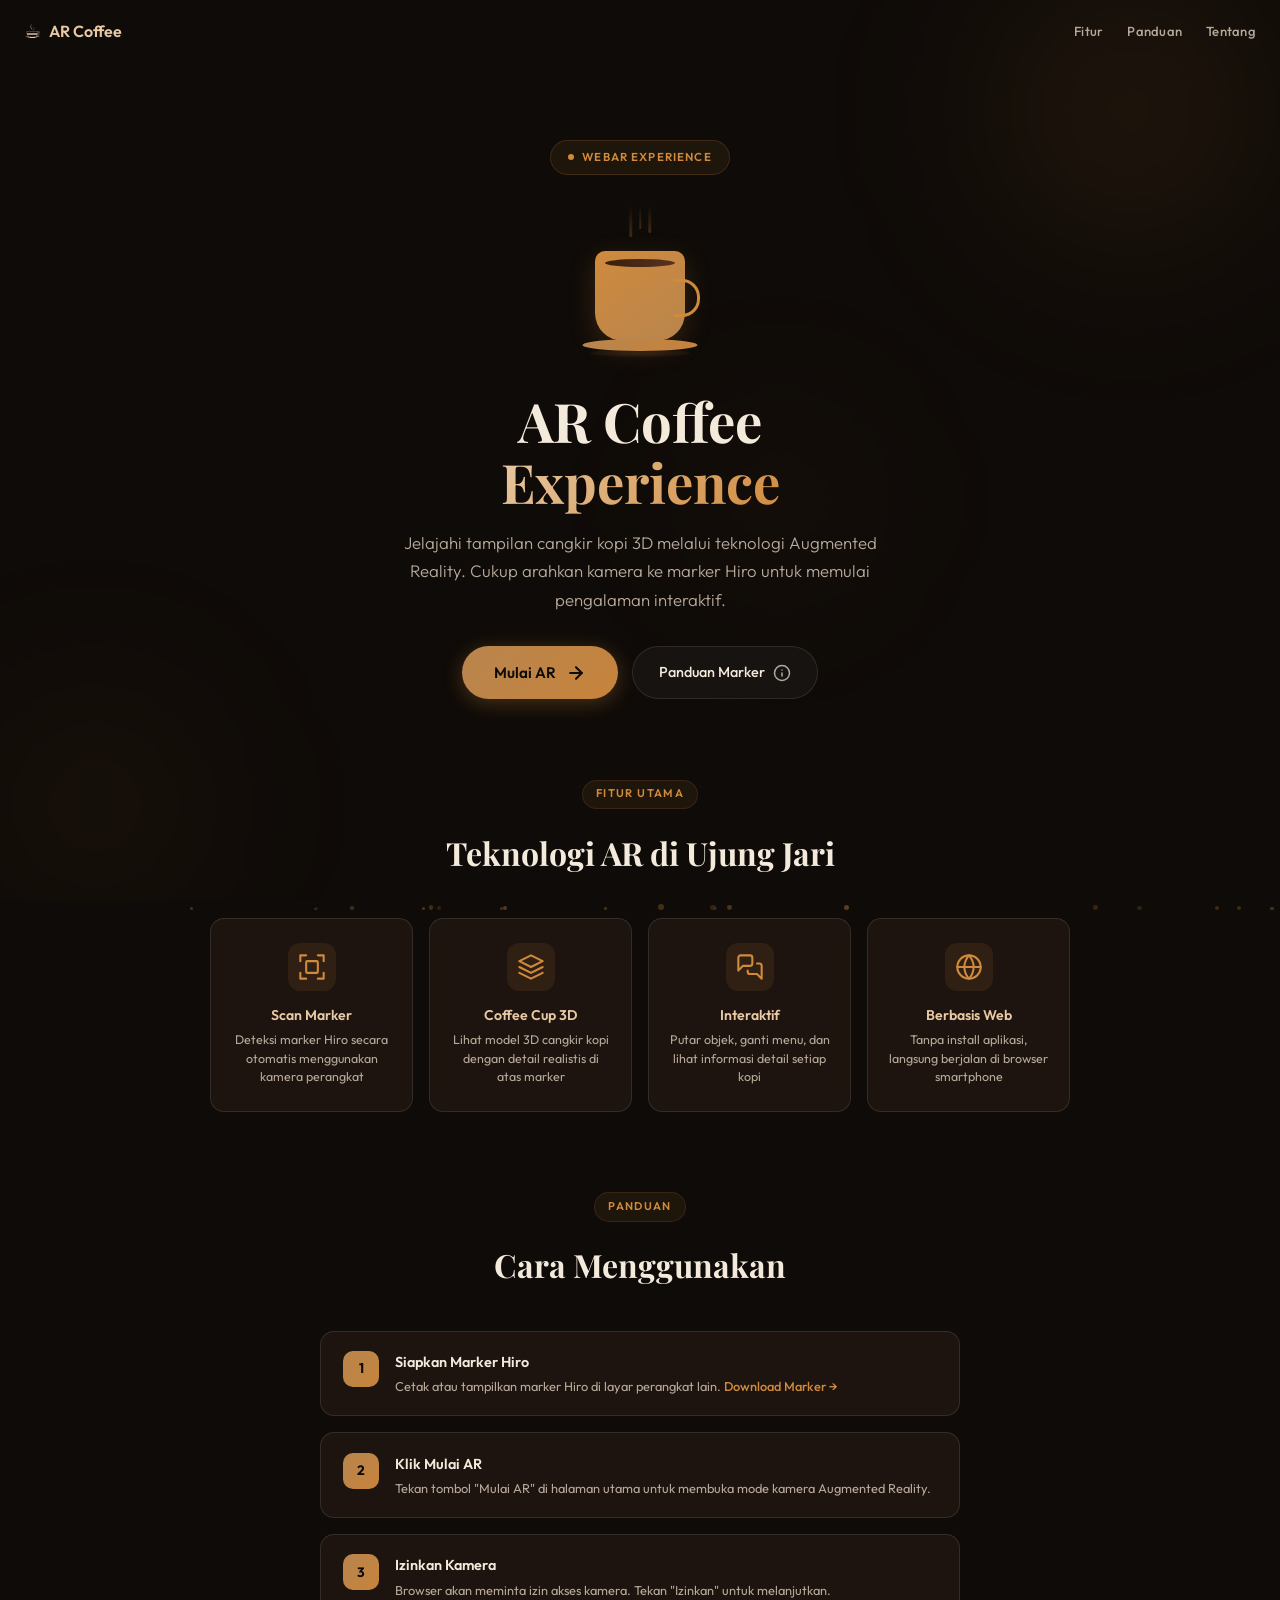
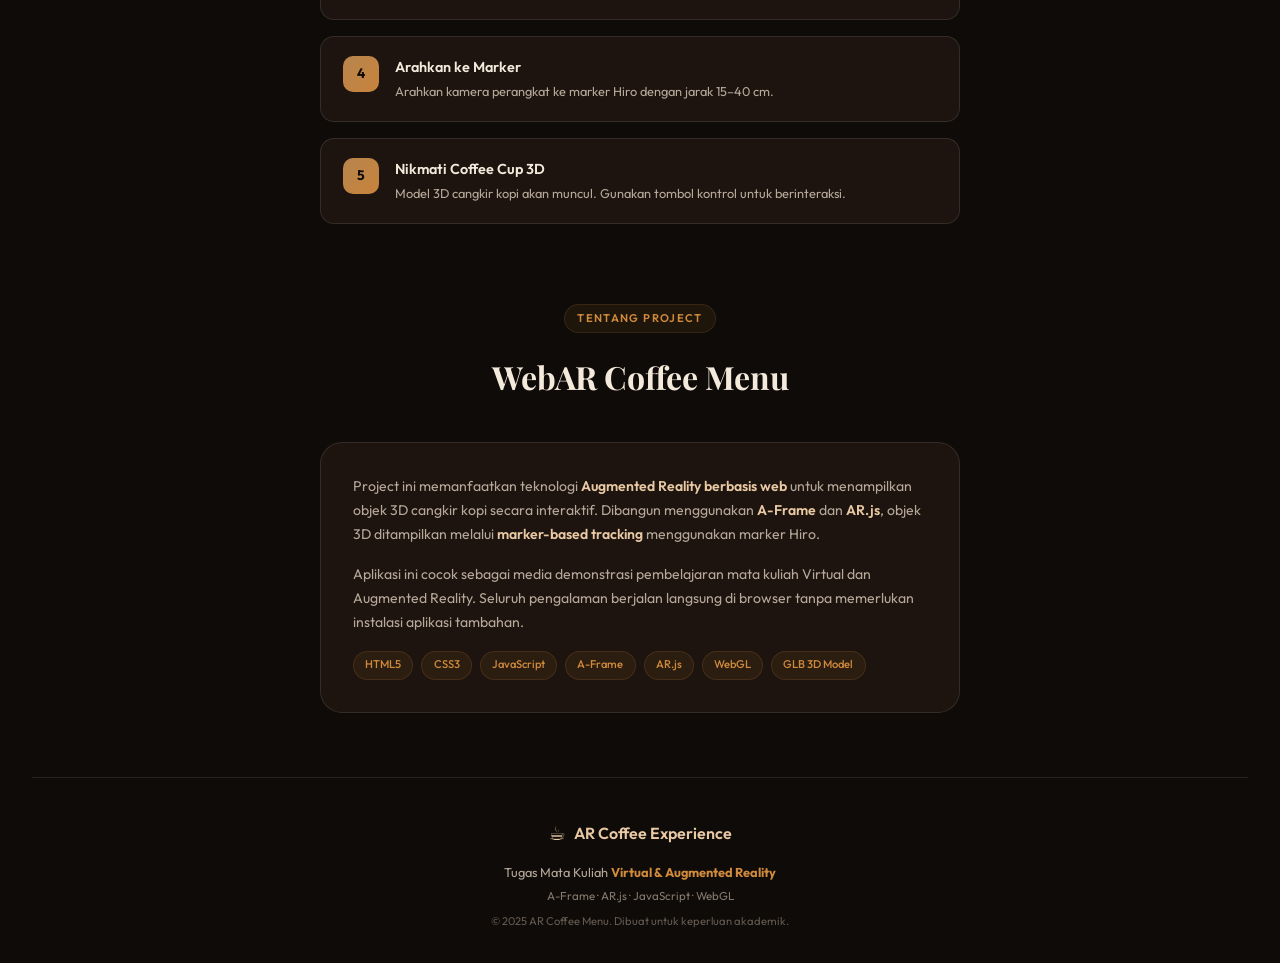
<file: index.html>
<!DOCTYPE html>
<html lang="id">
<head>
  <meta charset="UTF-8" />
  <meta name="viewport" content="width=device-width, initial-scale=1.0, viewport-fit=cover" />
  <title>AR Coffee Experience — Visualisasi Menu Kopi 3D</title>
  <meta name="description" content="Aplikasi WebAR untuk memvisualisasikan menu kopi dalam bentuk objek 3D menggunakan A-Frame dan AR.js. Arahkan kamera ke marker untuk melihat menu kopi secara interaktif." />
  <link rel="stylesheet" href="style.css" />
  <link rel="icon" href="data:image/svg+xml,<svg xmlns='http://www.w3.org/2000/svg' viewBox='0 0 100 100'><text y='.9em' font-size='90'>☕</text></svg>" />
</head>
<body>

  <!-- Ambient Background -->
  <div class="ambient-bg" aria-hidden="true">
    <div class="ambient-orb ambient-orb--1"></div>
    <div class="ambient-orb ambient-orb--2"></div>
    <div class="ambient-orb ambient-orb--3"></div>
  </div>

  <!-- Floating Particles -->
  <div class="particles" id="particles" aria-hidden="true"></div>

  <!-- Landing Container -->
  <main class="landing-container" id="landing-page">

    <!-- Navigation Bar -->
    <nav class="nav-bar" id="nav-bar">
      <div class="nav-brand">
        <span class="nav-icon">☕</span>
        <span class="nav-name">AR Coffee</span>
      </div>
      <div class="nav-links">
        <a href="#features" class="nav-link">Fitur</a>
        <a href="#how-to" class="nav-link">Panduan</a>
        <a href="#about" class="nav-link">Tentang</a>
      </div>
    </nav>

    <!-- Hero Section -->
    <section class="hero-section" id="hero">
      <!-- Brand Badge -->
      <div class="brand-badge">
        <span class="badge-dot"></span>
        <span>WebAR Experience</span>
      </div>

      <!-- Coffee Illustration -->
      <div class="coffee-illustration" aria-hidden="true">
        <div class="cup-steam">
          <div class="steam-line"></div>
          <div class="steam-line"></div>
          <div class="steam-line"></div>
        </div>
        <div class="cup-body">
          <div class="cup-liquid"></div>
        </div>
        <div class="cup-handle"></div>
        <div class="cup-saucer"></div>
        <div class="cup-shadow"></div>
      </div>

      <h1 class="hero-title">AR Coffee<br/><span class="hero-title-accent">Experience</span></h1>
      <p class="hero-subtitle">
        Jelajahi tampilan cangkir kopi 3D melalui teknologi Augmented Reality.
        Cukup arahkan kamera ke marker Hiro untuk memulai pengalaman interaktif.
      </p>

      <!-- CTA Buttons -->
      <div class="hero-actions">
        <a href="ar.html" class="btn-primary" id="btn-start-ar">
          <span class="btn-pulse"></span>
          <span class="btn-text">Mulai AR</span>
          <span class="btn-icon">
            <svg width="20" height="20" viewBox="0 0 24 24" fill="none" stroke="currentColor" stroke-width="2.5" stroke-linecap="round" stroke-linejoin="round"><path d="M5 12h14"/><path d="m12 5 7 7-7 7"/></svg>
          </span>
        </a>
        <a href="#how-to" class="btn-secondary" id="btn-marker-guide">
          <span class="btn-text">Panduan Marker</span>
          <span class="btn-icon">
            <svg width="18" height="18" viewBox="0 0 24 24" fill="none" stroke="currentColor" stroke-width="2" stroke-linecap="round" stroke-linejoin="round"><circle cx="12" cy="12" r="10"/><path d="M12 16v-4"/><path d="M12 8h.01"/></svg>
          </span>
        </a>
      </div>
    </section>

    <!-- Feature Cards -->
    <section class="features-section" id="features">
      <div class="section-header">
        <span class="section-tag">Fitur Utama</span>
        <h2 class="section-title">Teknologi AR di Ujung Jari</h2>
      </div>
      <div class="features-grid">
        <div class="feature-card" id="feature-scan">
          <div class="card-icon-wrap">
            <svg class="card-svg-icon" width="28" height="28" viewBox="0 0 24 24" fill="none" stroke="currentColor" stroke-width="1.8" stroke-linecap="round" stroke-linejoin="round"><path d="M7 2H2v5"/><path d="M17 2h5v5"/><path d="M7 22H2v-5"/><path d="M17 22h5v-5"/><rect x="7" y="7" width="10" height="10" rx="1"/></svg>
          </div>
          <div class="card-title">Scan Marker</div>
          <div class="card-desc">Deteksi marker Hiro secara otomatis menggunakan kamera perangkat</div>
        </div>
        <div class="feature-card" id="feature-3d">
          <div class="card-icon-wrap">
            <svg class="card-svg-icon" width="28" height="28" viewBox="0 0 24 24" fill="none" stroke="currentColor" stroke-width="1.8" stroke-linecap="round" stroke-linejoin="round"><path d="M12 2L2 7l10 5 10-5-10-5z"/><path d="M2 17l10 5 10-5"/><path d="M2 12l10 5 10-5"/></svg>
          </div>
          <div class="card-title">Coffee Cup 3D</div>
          <div class="card-desc">Lihat model 3D cangkir kopi dengan detail realistis di atas marker</div>
        </div>
        <div class="feature-card" id="feature-interactive">
          <div class="card-icon-wrap">
            <svg class="card-svg-icon" width="28" height="28" viewBox="0 0 24 24" fill="none" stroke="currentColor" stroke-width="1.8" stroke-linecap="round" stroke-linejoin="round"><path d="M14 9a2 2 0 0 1-2 2H6l-4 4V4c0-1.1.9-2 2-2h8a2 2 0 0 1 2 2v5z"/><path d="M18 9h2a2 2 0 0 1 2 2v11l-4-4h-6a2 2 0 0 1-2-2v-1"/></svg>
          </div>
          <div class="card-title">Interaktif</div>
          <div class="card-desc">Putar objek, ganti menu, dan lihat informasi detail setiap kopi</div>
        </div>
        <div class="feature-card" id="feature-web">
          <div class="card-icon-wrap">
            <svg class="card-svg-icon" width="28" height="28" viewBox="0 0 24 24" fill="none" stroke="currentColor" stroke-width="1.8" stroke-linecap="round" stroke-linejoin="round"><circle cx="12" cy="12" r="10"/><path d="M2 12h20"/><path d="M12 2a15.3 15.3 0 0 1 4 10 15.3 15.3 0 0 1-4 10 15.3 15.3 0 0 1-4-10 15.3 15.3 0 0 1 4-10z"/></svg>
          </div>
          <div class="card-title">Berbasis Web</div>
          <div class="card-desc">Tanpa install aplikasi, langsung berjalan di browser smartphone</div>
        </div>
      </div>
    </section>

    <!-- How To Use Section -->
    <section class="howto-section" id="how-to">
      <div class="section-header">
        <span class="section-tag">Panduan</span>
        <h2 class="section-title">Cara Menggunakan</h2>
      </div>
      <div class="steps-container">
        <div class="step-card">
          <div class="step-number">1</div>
          <div class="step-content">
            <div class="step-title">Siapkan Marker Hiro</div>
            <div class="step-desc">Cetak atau tampilkan marker Hiro di layar perangkat lain. <a href="https://raw.githubusercontent.com/AR-js-org/AR.js/master/data/images/hiro.png" target="_blank" rel="noopener" class="step-link">Download Marker →</a></div>
          </div>
        </div>
        <div class="step-card">
          <div class="step-number">2</div>
          <div class="step-content">
            <div class="step-title">Klik Mulai AR</div>
            <div class="step-desc">Tekan tombol "Mulai AR" di halaman utama untuk membuka mode kamera Augmented Reality.</div>
          </div>
        </div>
        <div class="step-card">
          <div class="step-number">3</div>
          <div class="step-content">
            <div class="step-title">Izinkan Kamera</div>
            <div class="step-desc">Browser akan meminta izin akses kamera. Tekan "Izinkan" untuk melanjutkan.</div>
          </div>
        </div>
        <div class="step-card">
          <div class="step-number">4</div>
          <div class="step-content">
            <div class="step-title">Arahkan ke Marker</div>
            <div class="step-desc">Arahkan kamera perangkat ke marker Hiro dengan jarak 15–40 cm.</div>
          </div>
        </div>
        <div class="step-card">
          <div class="step-number">5</div>
          <div class="step-content">
            <div class="step-title">Nikmati Coffee Cup 3D</div>
            <div class="step-desc">Model 3D cangkir kopi akan muncul. Gunakan tombol kontrol untuk berinteraksi.</div>
          </div>
        </div>
      </div>
    </section>

    <!-- About Project Section -->
    <section class="about-section" id="about">
      <div class="section-header">
        <span class="section-tag">Tentang Project</span>
        <h2 class="section-title">WebAR Coffee Menu</h2>
      </div>
      <div class="about-content">
        <div class="about-card">
          <p class="about-text">
            Project ini memanfaatkan teknologi <strong>Augmented Reality berbasis web</strong> untuk menampilkan
            objek 3D cangkir kopi secara interaktif. Dibangun menggunakan <strong>A-Frame</strong> dan <strong>AR.js</strong>,
            objek 3D ditampilkan melalui <strong>marker-based tracking</strong> menggunakan marker Hiro.
          </p>
          <p class="about-text">
            Aplikasi ini cocok sebagai media demonstrasi pembelajaran mata kuliah
            Virtual dan Augmented Reality. Seluruh pengalaman berjalan langsung di browser
            tanpa memerlukan instalasi aplikasi tambahan.
          </p>
          <div class="tech-stack">
            <span class="tech-tag">HTML5</span>
            <span class="tech-tag">CSS3</span>
            <span class="tech-tag">JavaScript</span>
            <span class="tech-tag">A-Frame</span>
            <span class="tech-tag">AR.js</span>
            <span class="tech-tag">WebGL</span>
            <span class="tech-tag">GLB 3D Model</span>
          </div>
        </div>
      </div>
    </section>

    <!-- Footer -->
    <footer class="landing-footer" id="footer">
      <div class="footer-content">
        <div class="footer-brand">
          <span class="footer-icon">☕</span>
          <span class="footer-name">AR Coffee Experience</span>
        </div>
        <div class="footer-info">
          <p>Tugas Mata Kuliah <strong>Virtual & Augmented Reality</strong></p>
          <p class="footer-tech">A-Frame · AR.js · JavaScript · WebGL</p>
        </div>
        <div class="footer-copy">
          <p>&copy; 2025 AR Coffee Menu. Dibuat untuk keperluan akademik.</p>
        </div>
      </div>
    </footer>

  </main>

  <!-- Landing Page Script -->
  <script>
    // Floating particles
    (function createParticles() {
      const container = document.getElementById('particles');
      if (!container) return;
      const count = 20;
      for (let i = 0; i < count; i++) {
        const p = document.createElement('div');
        p.className = 'particle';
        p.style.left = Math.random() * 100 + '%';
        p.style.animationDelay = Math.random() * 15 + 's';
        p.style.animationDuration = (12 + Math.random() * 18) + 's';
        p.style.width = p.style.height = (2 + Math.random() * 4) + 'px';
        p.style.opacity = (0.15 + Math.random() * 0.25).toString();
        container.appendChild(p);
      }
    })();

    // Smooth scroll for nav links
    document.querySelectorAll('a[href^="#"]').forEach(function(anchor) {
      anchor.addEventListener('click', function(e) {
        var target = document.querySelector(this.getAttribute('href'));
        if (target) {
          e.preventDefault();
          target.scrollIntoView({ behavior: 'smooth', block: 'start' });
        }
      });
    });

    // Intersection Observer for scroll animations
    (function initScrollAnimations() {
      var observer = new IntersectionObserver(function(entries) {
        entries.forEach(function(entry) {
          if (entry.isIntersecting) {
            entry.target.classList.add('visible');
          }
        });
      }, { threshold: 0.1, rootMargin: '0px 0px -40px 0px' });

      document.querySelectorAll('.feature-card, .step-card, .about-card, .section-header').forEach(function(el) {
        el.classList.add('scroll-reveal');
        observer.observe(el);
      });
    })();

    // Nav bar scroll effect
    (function initNavScroll() {
      var nav = document.getElementById('nav-bar');
      if (!nav) return;
      window.addEventListener('scroll', function() {
        if (window.scrollY > 60) {
          nav.classList.add('scrolled');
        } else {
          nav.classList.remove('scrolled');
        }
      }, { passive: true });
    })();
  </script>

</body>
</html>
</file>
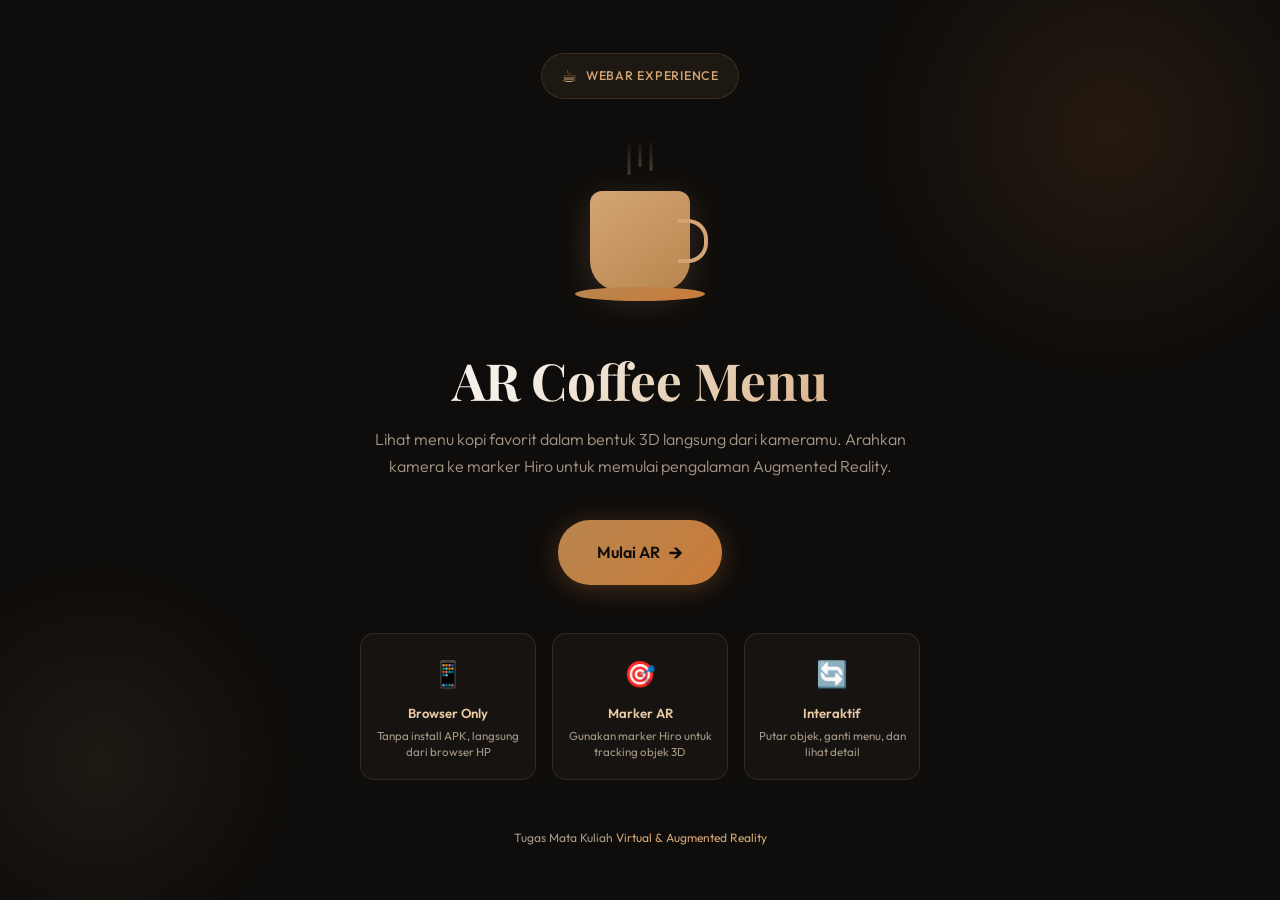
<file: ar-coffee-menu/index.html>
<!DOCTYPE html>
<html lang="id">
<head>
  <meta charset="UTF-8" />
  <meta name="viewport" content="width=device-width, initial-scale=1.0" />
  <title>AR Coffee Menu — Visualisasi Menu Kopi 3D</title>
  <meta name="description" content="Aplikasi WebAR untuk memvisualisasikan menu kopi dalam bentuk objek 3D menggunakan A-Frame dan AR.js. Arahkan kamera ke marker untuk melihat menu kopi secara interaktif." />
  <link rel="stylesheet" href="style.css" />
  <link rel="icon" href="data:image/svg+xml,<svg xmlns='http://www.w3.org/2000/svg' viewBox='0 0 100 100'><text y='.9em' font-size='90'>☕</text></svg>" />
</head>
<body>

  <!-- Ambient Background -->
  <div class="ambient-bg"></div>

  <!-- Landing Container -->
  <main class="landing-container" id="landing-page">

    <!-- Brand Badge -->
    <div class="brand-badge">
      <span class="badge-icon">☕</span>
      <span>WebAR Experience</span>
    </div>

    <!-- Coffee Cup Illustration -->
    <div class="coffee-illustration" aria-hidden="true">
      <div class="cup-steam">
        <div class="steam-line"></div>
        <div class="steam-line"></div>
        <div class="steam-line"></div>
      </div>
      <div class="cup-body"></div>
      <div class="cup-handle"></div>
      <div class="cup-saucer"></div>
    </div>

    <!-- Hero Section -->
    <section class="hero-section">
      <h1 class="hero-title">AR Coffee Menu</h1>
      <p class="hero-subtitle">
        Lihat menu kopi favorit dalam bentuk 3D langsung dari kameramu.
        Arahkan kamera ke marker Hiro untuk memulai pengalaman Augmented Reality.
      </p>

      <!-- Start AR Button -->
      <a href="ar.html" class="btn-primary" id="btn-start-ar">
        <span>Mulai AR</span>
        <span class="btn-icon">→</span>
      </a>
    </section>

    <!-- Feature Cards -->
    <div class="features-grid">
      <div class="feature-card">
        <div class="card-icon">📱</div>
        <div class="card-title">Browser Only</div>
        <div class="card-desc">Tanpa install APK, langsung dari browser HP</div>
      </div>
      <div class="feature-card">
        <div class="card-icon">🎯</div>
        <div class="card-title">Marker AR</div>
        <div class="card-desc">Gunakan marker Hiro untuk tracking objek 3D</div>
      </div>
      <div class="feature-card">
        <div class="card-icon">🔄</div>
        <div class="card-title">Interaktif</div>
        <div class="card-desc">Putar objek, ganti menu, dan lihat detail</div>
      </div>
    </div>

    <!-- Footer -->
    <footer class="landing-footer">
      <p>Tugas Mata Kuliah <span>Virtual & Augmented Reality</span></p>
    </footer>

  </main>

</body>
</html>
</file>
<file: style.css>
/* AR Coffee Menu - Stylesheet */
@import url('https://fonts.googleapis.com/css2?family=Outfit:wght@300;400;500;600;700&family=Playfair+Display:wght@600;700&display=swap');

:root {
  --bg: #0f0b08; --surface: rgba(35,25,18,0.75); --surface-solid: #1a1310;
  --primary: #d08a3c; --primary-light: #e8c9a4; --primary-dark: #b8854e;
  --accent: #c7833b; --text: #f4eadc; --text-muted: #b7a99a;
  --border: rgba(255,255,255,0.10); --glass: rgba(26,22,19,0.8);
  --font-h: 'Playfair Display', Georgia, serif;
  --font-b: 'Outfit', system-ui, sans-serif;
  --r-sm: 8px; --r-md: 14px; --r-lg: 22px; --r-xl: 32px;
  --shadow: 0 0 40px rgba(208,138,60,0.10);
  --ease: 0.3s cubic-bezier(0.4,0,0.2,1);
}
*, *::before, *::after { margin:0; padding:0; box-sizing:border-box; }
html { font-size:16px; scroll-behavior:smooth; -webkit-text-size-adjust:100%; }
body { font-family:var(--font-b); background:var(--bg); color:var(--text); line-height:1.6; min-height:100vh; overflow-x:hidden; -webkit-font-smoothing:antialiased; }
img { max-width:100%; display:block; }
a { text-decoration:none; color:inherit; }
button { font-family:inherit; cursor:pointer; border:none; outline:none; background:none; }

/* ---- Ambient BG ---- */
.ambient-bg { position:fixed; inset:0; z-index:-1; pointer-events:none; overflow:hidden; }
.ambient-orb { position:absolute; border-radius:50%; filter:blur(80px); }
.ambient-orb--1 { width:420px; height:420px; top:-100px; right:-60px; background:radial-gradient(circle,rgba(208,138,60,0.12),transparent 70%); animation:orbFloat 18s ease-in-out infinite; }
.ambient-orb--2 { width:350px; height:350px; bottom:-80px; left:-80px; background:radial-gradient(circle,rgba(199,131,59,0.08),transparent 70%); animation:orbFloat 22s ease-in-out infinite reverse; }
.ambient-orb--3 { width:280px; height:280px; top:40%; left:50%; background:radial-gradient(circle,rgba(208,138,60,0.06),transparent 70%); animation:orbFloat 25s ease-in-out infinite 3s; }
@keyframes orbFloat { 0%,100%{transform:translate(0,0) scale(1)} 33%{transform:translate(30px,-20px) scale(1.08)} 66%{transform:translate(-20px,15px) scale(0.95)} }

/* ---- Particles ---- */
.particles { position:fixed; inset:0; z-index:-1; pointer-events:none; }
.particle { position:absolute; bottom:-10px; background:var(--primary); border-radius:50%; animation:particleRise linear infinite; }
@keyframes particleRise { 0%{transform:translateY(0) rotate(0); opacity:0} 10%{opacity:1} 90%{opacity:1} 100%{transform:translateY(-100vh) rotate(360deg); opacity:0} }

/* ---- Nav ---- */
.nav-bar { position:fixed; top:0; left:0; right:0; z-index:100; display:flex; align-items:center; justify-content:space-between; padding:1rem 1.5rem; padding-top:calc(1rem + env(safe-area-inset-top,0px)); transition:var(--ease); }
.nav-bar.scrolled { background:rgba(15,11,8,0.85); backdrop-filter:blur(16px); -webkit-backdrop-filter:blur(16px); border-bottom:1px solid var(--border); }
.nav-brand { display:flex; align-items:center; gap:0.5rem; font-weight:600; font-size:1rem; color:var(--primary-light); }
.nav-icon { font-size:1.2rem; }
.nav-links { display:flex; gap:1.5rem; }
.nav-link { font-size:0.82rem; font-weight:500; color:var(--text-muted); transition:var(--ease); letter-spacing:0.02em; }
.nav-link:hover { color:var(--primary); }

/* ---- Landing ---- */
.landing-container { display:flex; flex-direction:column; align-items:center; min-height:100vh; padding:0 1.25rem; text-align:center; }

/* ---- Hero ---- */
.hero-section { max-width:600px; padding-top:calc(100px + env(safe-area-inset-top,0px)); animation:fadeUp 0.9s ease-out; }
.brand-badge { display:inline-flex; align-items:center; gap:0.5rem; padding:0.45rem 1.1rem; border-radius:var(--r-xl); background:rgba(208,138,60,0.08); border:1px solid rgba(208,138,60,0.18); font-size:0.72rem; font-weight:600; letter-spacing:0.1em; text-transform:uppercase; color:var(--primary); margin-bottom:1.5rem; }
.badge-dot { width:6px; height:6px; border-radius:50%; background:var(--primary); animation:pulse 2s ease-in-out infinite; }

/* Coffee Illustration */
.coffee-illustration { position:relative; width:160px; height:160px; margin:0 auto 2rem; }
.cup-body { width:90px; height:90px; background:linear-gradient(145deg,var(--primary),var(--primary-dark)); border-radius:10px 10px 28px 28px; position:absolute; bottom:18px; left:50%; transform:translateX(-50%); box-shadow:0 8px 28px rgba(208,138,60,0.2); }
.cup-liquid { width:70px; height:8px; background:linear-gradient(90deg,#3a1f0e,#5a3220); border-radius:50%; position:absolute; top:8px; left:50%; transform:translateX(-50%); }
.cup-handle { width:26px; height:38px; border:3.5px solid var(--primary); border-left:none; border-radius:0 18px 18px 0; position:absolute; bottom:42px; right:20px; }
.cup-saucer { width:115px; height:12px; background:linear-gradient(145deg,var(--primary-dark),var(--accent)); border-radius:50%; position:absolute; bottom:8px; left:50%; transform:translateX(-50%); }
.cup-shadow { width:100px; height:8px; background:radial-gradient(ellipse,rgba(208,138,60,0.15),transparent); border-radius:50%; position:absolute; bottom:2px; left:50%; transform:translateX(-50%); }
.cup-steam { position:absolute; top:6px; left:50%; transform:translateX(-50%); display:flex; gap:7px; }
.steam-line { width:2.5px; height:32px; background:linear-gradient(to top,rgba(208,138,60,0.25),transparent); border-radius:3px; animation:steamRise 2.4s ease-in-out infinite; }
.steam-line:nth-child(2) { height:24px; animation-delay:0.4s; }
.steam-line:nth-child(3) { height:28px; animation-delay:0.8s; }
@keyframes steamRise { 0%,100%{opacity:0.3;transform:translateY(0) scaleX(1)} 50%{opacity:0.7;transform:translateY(-8px) scaleX(1.3)} }

.hero-title { font-family:var(--font-h); font-size:clamp(2.2rem,6vw,3.4rem); font-weight:700; line-height:1.12; margin-bottom:1rem; color:var(--text); }
.hero-title-accent { background:linear-gradient(135deg,var(--primary-light),var(--primary)); -webkit-background-clip:text; background-clip:text; -webkit-text-fill-color:transparent; }
.hero-subtitle { font-size:clamp(0.92rem,2.5vw,1.05rem); color:var(--text-muted); font-weight:300; line-height:1.7; margin-bottom:2rem; max-width:480px; margin-left:auto; margin-right:auto; }

/* CTA */
.hero-actions { display:flex; flex-wrap:wrap; gap:0.9rem; justify-content:center; margin-bottom:1rem; }
.btn-primary { display:inline-flex; align-items:center; gap:0.6rem; padding:0.9rem 2rem; background:linear-gradient(135deg,var(--primary-dark),var(--accent)); color:var(--bg); font-size:0.95rem; font-weight:600; border-radius:var(--r-xl); transition:var(--ease); box-shadow:0 4px 20px rgba(208,138,60,0.3); position:relative; overflow:hidden; }
.btn-primary .btn-pulse { position:absolute; inset:0; background:linear-gradient(135deg,transparent 40%,rgba(255,255,255,0.12) 100%); opacity:0; transition:var(--ease); }
.btn-primary:hover { transform:translateY(-2px); box-shadow:0 8px 28px rgba(208,138,60,0.45); }
.btn-primary:hover .btn-pulse { opacity:1; }
.btn-primary:active { transform:translateY(0); }
.btn-primary .btn-icon { display:flex; transition:transform 0.3s ease; }
.btn-primary:hover .btn-icon { transform:translateX(3px); }
.btn-secondary { display:inline-flex; align-items:center; gap:0.5rem; padding:0.85rem 1.6rem; background:var(--glass); border:1px solid var(--border); color:var(--text); font-size:0.9rem; font-weight:500; border-radius:var(--r-xl); transition:var(--ease); backdrop-filter:blur(8px); }
.btn-secondary:hover { border-color:var(--primary); background:rgba(208,138,60,0.08); transform:translateY(-2px); }
.btn-secondary .btn-icon { display:flex; opacity:0.7; }

/* ---- Sections ---- */
.section-header { text-align:center; margin-bottom:2.5rem; }
.section-tag { display:inline-block; font-size:0.7rem; font-weight:600; letter-spacing:0.12em; text-transform:uppercase; color:var(--primary); margin-bottom:0.6rem; padding:0.3rem 0.8rem; background:rgba(208,138,60,0.08); border:1px solid rgba(208,138,60,0.15); border-radius:var(--r-xl); }
.section-title { font-family:var(--font-h); font-size:clamp(1.5rem,4vw,2rem); font-weight:700; color:var(--text); margin-top:0.5rem; }

/* Features */
.features-section { width:100%; max-width:860px; padding:4rem 0 2rem; }
.features-grid { display:grid; grid-template-columns:repeat(4,1fr); gap:1rem; }
.feature-card { background:var(--surface); border:1px solid var(--border); border-radius:var(--r-md); padding:1.5rem 1.2rem; backdrop-filter:blur(10px); transition:var(--ease); text-align:center; }
.feature-card:hover { border-color:rgba(208,138,60,0.3); transform:translateY(-4px); box-shadow:var(--shadow); }
.card-icon-wrap { width:48px; height:48px; margin:0 auto 0.8rem; display:flex; align-items:center; justify-content:center; border-radius:12px; background:rgba(208,138,60,0.1); color:var(--primary); }
.card-svg-icon { color:var(--primary); }
.card-title { font-size:0.88rem; font-weight:600; color:var(--primary-light); margin-bottom:0.3rem; }
.card-desc { font-size:0.78rem; color:var(--text-muted); line-height:1.5; }

/* How To */
.howto-section { width:100%; max-width:640px; padding:3rem 0 2rem; }
.steps-container { display:flex; flex-direction:column; gap:1rem; }
.step-card { display:flex; align-items:flex-start; gap:1rem; padding:1.2rem 1.4rem; background:var(--surface); border:1px solid var(--border); border-radius:var(--r-md); transition:var(--ease); text-align:left; }
.step-card:hover { border-color:rgba(208,138,60,0.25); }
.step-number { flex-shrink:0; width:36px; height:36px; display:flex; align-items:center; justify-content:center; border-radius:10px; background:linear-gradient(135deg,var(--primary-dark),var(--accent)); color:var(--bg); font-size:0.85rem; font-weight:700; }
.step-content { flex:1; }
.step-title { font-size:0.9rem; font-weight:600; color:var(--text); margin-bottom:0.2rem; }
.step-desc { font-size:0.8rem; color:var(--text-muted); line-height:1.5; }
.step-link { color:var(--primary); font-weight:500; transition:var(--ease); }
.step-link:hover { color:var(--primary-light); }

/* About */
.about-section { width:100%; max-width:640px; padding:3rem 0 2rem; }
.about-card { background:var(--surface); border:1px solid var(--border); border-radius:var(--r-lg); padding:2rem; backdrop-filter:blur(10px); text-align:left; }
.about-text { font-size:0.88rem; color:var(--text-muted); line-height:1.7; margin-bottom:1rem; }
.about-text strong { color:var(--primary-light); font-weight:600; }
.tech-stack { display:flex; flex-wrap:wrap; gap:0.5rem; margin-top:0.5rem; }
.tech-tag { font-size:0.7rem; font-weight:500; padding:0.3rem 0.7rem; border-radius:var(--r-xl); background:rgba(208,138,60,0.08); border:1px solid rgba(208,138,60,0.15); color:var(--primary); }

/* Footer */
.landing-footer { width:100%; padding:2.5rem 1.25rem; padding-bottom:calc(2rem + env(safe-area-inset-bottom,0px)); border-top:1px solid var(--border); margin-top:2rem; }
.footer-content { max-width:640px; margin:0 auto; text-align:center; }
.footer-brand { display:flex; align-items:center; justify-content:center; gap:0.5rem; font-size:1rem; font-weight:600; color:var(--primary-light); margin-bottom:0.8rem; }
.footer-icon { font-size:1.2rem; }
.footer-info { font-size:0.8rem; color:var(--text-muted); margin-bottom:0.5rem; }
.footer-info strong { color:var(--primary); }
.footer-tech { font-size:0.72rem; color:var(--text-muted); opacity:0.7; margin-top:0.3rem; }
.footer-copy { font-size:0.7rem; color:var(--text-muted); opacity:0.5; }

/* ---- Scroll Reveal ---- */
.scroll-reveal { opacity:0; transform:translateY(20px); transition:opacity 0.6s ease, transform 0.6s ease; }
.scroll-reveal.visible { opacity:1; transform:translateY(0); }
@keyframes fadeUp { from{opacity:0;transform:translateY(24px)} to{opacity:1;transform:translateY(0)} }
@keyframes pulse { 0%,100%{transform:scale(1);opacity:0.7} 50%{transform:scale(1.4);opacity:1} }

/* ---- AR: Loading ---- */
.loading-overlay { position:fixed; inset:0; z-index:9999; background:var(--bg); display:flex; align-items:center; justify-content:center; transition:opacity 0.5s ease; }
.loading-overlay.fade-out { opacity:0; pointer-events:none; }
.loading-content { text-align:center; }
.loading-cup { position:relative; width:60px; height:60px; margin:0 auto 1.5rem; }
.loading-cup-steam { position:absolute; top:-8px; left:50%; transform:translateX(-50%); display:flex; gap:4px; }
.loading-cup-steam span { width:2px; height:16px; background:linear-gradient(to top,rgba(208,138,60,0.3),transparent); border-radius:2px; animation:steamRise 2s ease-in-out infinite; }
.loading-cup-steam span:nth-child(2) { height:12px; animation-delay:0.3s; }
.loading-cup-steam span:nth-child(3) { height:14px; animation-delay:0.6s; }
.loading-cup-body { width:36px; height:32px; background:linear-gradient(145deg,var(--primary),var(--primary-dark)); border-radius:4px 4px 12px 12px; position:absolute; bottom:12px; left:50%; transform:translateX(-50%); }
.loading-cup-saucer { width:48px; height:6px; background:var(--primary-dark); border-radius:50%; position:absolute; bottom:6px; left:50%; transform:translateX(-50%); }
.loading-spinner { width:40px; height:40px; border:2.5px solid var(--border); border-top-color:var(--primary); border-radius:50%; animation:spin 0.8s linear infinite; margin:0 auto 1rem; }
.loading-text { font-size:0.9rem; color:var(--text-muted); font-weight:500; }
.loading-subtext { font-size:0.75rem; color:var(--text-muted); opacity:0.6; margin-top:0.3rem; }
@keyframes spin { to{transform:rotate(360deg)} }

/* ---- AR: Error ---- */
.error-overlay { position:fixed; inset:0; z-index:10000; background:rgba(15,11,8,0.92); display:none; align-items:center; justify-content:center; backdrop-filter:blur(8px); }
.error-overlay.visible { display:flex; }
.error-content { text-align:center; padding:2rem; max-width:360px; }
.error-icon { color:#ff6b6b; margin-bottom:1rem; }
.error-title { font-family:var(--font-h); font-size:1.3rem; color:var(--text); margin-bottom:0.6rem; }
.error-text { font-size:0.85rem; color:var(--text-muted); line-height:1.6; margin-bottom:1.5rem; }
.error-actions { display:flex; gap:0.8rem; justify-content:center; }
.btn-error-retry { padding:0.7rem 1.5rem; background:linear-gradient(135deg,var(--primary-dark),var(--accent)); color:var(--bg); font-size:0.85rem; font-weight:600; border-radius:var(--r-xl); transition:var(--ease); }
.btn-error-retry:hover { transform:translateY(-2px); box-shadow:0 4px 16px rgba(208,138,60,0.3); }
.btn-error-back { padding:0.7rem 1.5rem; background:var(--glass); border:1px solid var(--border); color:var(--text); font-size:0.85rem; font-weight:500; border-radius:var(--r-xl); transition:var(--ease); display:inline-flex; align-items:center; }
.btn-error-back:hover { border-color:var(--primary); }

/* ---- AR: Top Bar ---- */
.ar-top-bar { position:fixed; top:0; left:0; right:0; z-index:1000; display:flex; align-items:center; gap:0.8rem; padding:0.8rem 1rem; padding-top:calc(0.8rem + env(safe-area-inset-top,0px)); background:linear-gradient(to bottom,rgba(15,11,8,0.75),rgba(15,11,8,0.3),transparent); }
.ar-back-btn { display:flex; align-items:center; justify-content:center; width:36px; height:36px; border-radius:50%; background:var(--glass); border:1px solid var(--border); color:var(--text); backdrop-filter:blur(10px); transition:var(--ease); flex-shrink:0; }
.ar-back-btn:hover { border-color:var(--primary); background:rgba(208,138,60,0.1); }
.ar-title-group { flex:1; min-width:0; }
.ar-title { font-family:var(--font-h); font-size:0.9rem; font-weight:600; color:var(--primary-light); white-space:nowrap; overflow:hidden; text-overflow:ellipsis; }
.ar-marker-status { display:flex; align-items:center; gap:0.35rem; font-size:0.68rem; font-weight:500; color:var(--text-muted); margin-top:0.1rem; }
.status-dot { width:7px; height:7px; border-radius:50%; background:#ff6b6b; transition:all 0.3s ease; flex-shrink:0; }
.status-dot.active { background:#51cf66; box-shadow:0 0 8px rgba(81,207,102,0.4); }
.ar-menu-counter { padding:0.35rem 0.7rem; border-radius:var(--r-xl); background:var(--glass); border:1px solid var(--border); color:var(--text-muted); font-size:0.72rem; font-weight:600; backdrop-filter:blur(10px); flex-shrink:0; }

/* ---- AR: Marker Hint ---- */
.marker-hint { position:fixed; top:50%; left:50%; transform:translate(-50%,-50%); z-index:999; text-align:center; pointer-events:none; transition:opacity 0.5s ease; }
.marker-hint.hidden { opacity:0; }
.hint-ring { width:120px; height:120px; border:2px solid rgba(208,138,60,0.3); border-radius:16px; position:absolute; top:50%; left:50%; transform:translate(-50%,-50%); animation:hintPulse 2.5s ease-in-out infinite; }
@keyframes hintPulse { 0%,100%{transform:translate(-50%,-50%) scale(1);opacity:0.4} 50%{transform:translate(-50%,-50%) scale(1.15);opacity:0.8} }
.hint-content { position:relative; z-index:1; }
.hint-icon { color:var(--primary); margin-bottom:0.6rem; display:flex; justify-content:center; }
.hint-text { font-size:0.82rem; color:var(--text); background:var(--glass); padding:0.5rem 1rem; border-radius:var(--r-xl); backdrop-filter:blur(12px); border:1px solid var(--border); white-space:nowrap; }

/* ---- AR: HUD ---- */
.ar-hud { position:fixed; bottom:0; left:0; right:0; z-index:1000; padding:0 0.8rem; padding-bottom:calc(0.8rem + env(safe-area-inset-bottom,0px)); pointer-events:none; display:flex; flex-direction:column; align-items:center; }
.ar-hud > * { pointer-events:auto; }

/* Menu Card */
.menu-card { background:var(--glass); border:1px solid var(--border); border-radius:var(--r-lg); padding:1rem 1.2rem; backdrop-filter:blur(16px); -webkit-backdrop-filter:blur(16px); margin-bottom:0.6rem; width:100%; max-width:420px; transition:var(--ease); }
.menu-card.hidden { display:none; }
.menu-card-header { display:flex; justify-content:space-between; align-items:flex-start; gap:0.8rem; margin-bottom:0.4rem; }
.menu-name { font-family:var(--font-h); font-size:1.1rem; font-weight:700; color:var(--primary-light); }
.menu-price { font-size:0.88rem; font-weight:600; color:var(--accent); }
.menu-badge { padding:0.2rem 0.55rem; background:rgba(208,138,60,0.1); border:1px solid rgba(208,138,60,0.18); border-radius:var(--r-sm); font-size:0.65rem; font-weight:600; color:var(--primary); text-transform:uppercase; letter-spacing:0.04em; white-space:nowrap; align-self:flex-start; }
.menu-desc { font-size:0.78rem; color:var(--text-muted); line-height:1.5; }
.menu-card-footer { margin-top:0.6rem; padding-top:0.5rem; border-top:1px solid var(--border); }
.menu-tech-label { display:flex; align-items:center; gap:0.4rem; font-size:0.68rem; color:var(--text-muted); opacity:0.7; }
.menu-tech-label svg { color:var(--primary); opacity:0.7; }

/* AR Controls */
.ar-controls { display:flex; gap:0.5rem; justify-content:center; flex-wrap:wrap; width:100%; max-width:420px; }
.ar-btn { display:flex; align-items:center; justify-content:center; gap:0.35rem; padding:0.65rem 1rem; border-radius:var(--r-xl); font-size:0.78rem; font-weight:600; transition:var(--ease); backdrop-filter:blur(12px); white-space:nowrap; min-height:44px; min-width:44px; color:var(--text); background:var(--glass); border:1px solid var(--border); }
.ar-btn svg { flex-shrink:0; }
.ar-btn:hover { border-color:rgba(208,138,60,0.3); transform:translateY(-2px); }
.ar-btn:active { transform:translateY(0); }
.ar-btn-rotate { background:linear-gradient(135deg,var(--primary-dark),var(--accent)); color:var(--bg); border-color:transparent; box-shadow:0 2px 12px rgba(208,138,60,0.2); }
.ar-btn-rotate:hover { box-shadow:0 4px 16px rgba(208,138,60,0.4); }
.ar-btn-rotate.active { background:linear-gradient(135deg,var(--accent),#a85f20); box-shadow:0 0 16px rgba(208,138,60,0.5); }

/* ---- Responsive ---- */
@media (max-width:480px) {
  .nav-links { display:none; }
  .features-grid { grid-template-columns:1fr 1fr; }
  .hero-actions { flex-direction:column; align-items:stretch; }
  .btn-primary, .btn-secondary { justify-content:center; width:100%; }
  .ar-controls { gap:0.4rem; }
  .ar-btn { flex:1; min-width:0; padding:0.6rem 0.7rem; font-size:0.72rem; }
  .ar-btn .btn-label { display:none; }
  .menu-card { padding:0.8rem 1rem; }
  .menu-name { font-size:1rem; }
}
@media (min-width:481px) and (max-width:767px) {
  .features-grid { grid-template-columns:1fr 1fr; }
  .nav-links { gap:1rem; }
}
@media (min-width:768px) and (max-width:1024px) {
  .features-grid { grid-template-columns:repeat(4,1fr); }
}
@media (min-width:1025px) {
  .hero-section { padding-top:140px; }
  .landing-container { padding:0 2rem; }
  /* AR Desktop: constrain HUD to center */
  .ar-hud { max-width:520px; left:50%; right:auto; transform:translateX(-50%); padding:0 1.2rem 1.2rem; }
  .menu-card { max-width:520px; }
  .ar-controls { max-width:520px; }
  .ar-top-bar { padding:0.8rem 1.5rem; }
  .ar-back-btn { width:40px; height:40px; }
  .ar-title { font-size:1rem; }
  .marker-hint .hint-text { font-size:0.9rem; padding:0.6rem 1.4rem; }
  .hint-ring { width:140px; height:140px; }
}
@media (max-width:360px) {
  .hero-title { font-size:1.8rem; }
  .ar-btn { padding:0.55rem 0.6rem; }
  .step-card { padding:1rem; }
}
/* Landscape phone: compact AR UI */
@media (max-height:480px) and (orientation:landscape) {
  .ar-hud { flex-direction:row; align-items:flex-end; gap:0.5rem; padding-bottom:0.5rem; }
  .menu-card { max-width:320px; padding:0.6rem 0.8rem; margin-bottom:0; }
  .menu-desc { display:none; }
  .menu-card-footer { display:none; }
  .ar-controls { max-width:none; width:auto; flex-direction:column; gap:0.3rem; }
  .ar-btn { padding:0.4rem 0.6rem; min-height:36px; }
  .ar-btn .btn-label { display:none; }
  .marker-hint { top:40%; }
}
</file>
<file: ar-coffee-menu/style.css>
/* ============================================
   AR Coffee Menu - Stylesheet
   Tema: Coffee Shop / Warm Palette
   ============================================ */

/* ---------- Google Fonts ---------- */
@import url('https://fonts.googleapis.com/css2?family=Outfit:wght@300;400;500;600;700;800&family=Playfair+Display:wght@600;700&display=swap');

/* ---------- CSS Variables ---------- */
:root {
  --color-bg: #0f0d0b;
  --color-surface: #1a1613;
  --color-surface-alt: #241f1a;
  --color-primary: #d4a574;
  --color-primary-light: #e8c9a4;
  --color-primary-dark: #b8854e;
  --color-accent: #c97b3a;
  --color-text: #f5efe8;
  --color-text-muted: #a89888;
  --color-border: rgba(212, 165, 116, 0.15);
  --color-glass: rgba(26, 22, 19, 0.75);
  --color-glass-light: rgba(212, 165, 116, 0.08);
  --font-heading: 'Playfair Display', Georgia, serif;
  --font-body: 'Outfit', system-ui, sans-serif;
  --radius-sm: 8px;
  --radius-md: 14px;
  --radius-lg: 22px;
  --radius-xl: 32px;
  --shadow-glow: 0 0 40px rgba(212, 165, 116, 0.12);
  --transition-base: 0.3s cubic-bezier(0.4, 0, 0.2, 1);
}

/* ---------- Reset & Base ---------- */
*,
*::before,
*::after {
  margin: 0;
  padding: 0;
  box-sizing: border-box;
}

html {
  font-size: 16px;
  scroll-behavior: smooth;
  -webkit-text-size-adjust: 100%;
}

body {
  font-family: var(--font-body);
  background-color: var(--color-bg);
  color: var(--color-text);
  line-height: 1.6;
  min-height: 100vh;
  overflow-x: hidden;
  -webkit-font-smoothing: antialiased;
}

img {
  max-width: 100%;
  display: block;
}

a {
  text-decoration: none;
  color: inherit;
}

button {
  font-family: inherit;
  cursor: pointer;
  border: none;
  outline: none;
  background: none;
}

/* ---------- Background Ambient ---------- */
.ambient-bg {
  position: fixed;
  inset: 0;
  z-index: -1;
  overflow: hidden;
  pointer-events: none;
}

.ambient-bg::before {
  content: '';
  position: absolute;
  width: 500px;
  height: 500px;
  top: -120px;
  right: -80px;
  background: radial-gradient(circle, rgba(201, 123, 58, 0.12) 0%, transparent 70%);
  animation: ambientFloat 18s ease-in-out infinite;
}

.ambient-bg::after {
  content: '';
  position: absolute;
  width: 400px;
  height: 400px;
  bottom: -60px;
  left: -100px;
  background: radial-gradient(circle, rgba(212, 165, 116, 0.08) 0%, transparent 70%);
  animation: ambientFloat 22s ease-in-out infinite reverse;
}

@keyframes ambientFloat {
  0%, 100% { transform: translate(0, 0) scale(1); }
  33% { transform: translate(30px, -20px) scale(1.1); }
  66% { transform: translate(-20px, 15px) scale(0.95); }
}

/* ---------- Landing Page Layout ---------- */
.landing-container {
  display: flex;
  flex-direction: column;
  align-items: center;
  justify-content: center;
  min-height: 100vh;
  padding: 2rem 1.25rem;
  text-align: center;
  position: relative;
}

/* ---------- Logo / Brand ---------- */
.brand-badge {
  display: inline-flex;
  align-items: center;
  gap: 0.5rem;
  padding: 0.5rem 1.2rem;
  border-radius: var(--radius-xl);
  background: var(--color-glass-light);
  border: 1px solid var(--color-border);
  font-size: 0.78rem;
  font-weight: 500;
  letter-spacing: 0.06em;
  text-transform: uppercase;
  color: var(--color-primary);
  margin-bottom: 2rem;
  animation: fadeSlideUp 0.8s ease-out;
}

.brand-badge .badge-icon {
  font-size: 1.1rem;
}

/* ---------- Hero ---------- */
.hero-section {
  max-width: 560px;
  animation: fadeSlideUp 1s ease-out 0.15s both;
}

.hero-title {
  font-family: var(--font-heading);
  font-size: clamp(2rem, 6vw, 3.2rem);
  font-weight: 700;
  line-height: 1.15;
  margin-bottom: 1rem;
  background: linear-gradient(135deg, var(--color-text) 30%, var(--color-primary) 100%);
  -webkit-background-clip: text;
  background-clip: text;
  -webkit-text-fill-color: transparent;
}

.hero-subtitle {
  font-size: 1rem;
  color: var(--color-text-muted);
  font-weight: 300;
  line-height: 1.7;
  margin-bottom: 2.5rem;
}

/* ---------- Coffee Cup Illustration ---------- */
.coffee-illustration {
  position: relative;
  width: 180px;
  height: 180px;
  margin: 0 auto 2.5rem;
  animation: fadeSlideUp 1s ease-out 0.3s both;
}

.cup-body {
  width: 100px;
  height: 100px;
  background: linear-gradient(145deg, var(--color-primary), var(--color-primary-dark));
  border-radius: 12px 12px 30px 30px;
  position: absolute;
  bottom: 20px;
  left: 50%;
  transform: translateX(-50%);
  box-shadow: 0 8px 32px rgba(212, 165, 116, 0.2);
}

.cup-handle {
  width: 30px;
  height: 44px;
  border: 4px solid var(--color-primary);
  border-left: none;
  border-radius: 0 20px 20px 0;
  position: absolute;
  bottom: 48px;
  right: 22px;
}

.cup-steam {
  position: absolute;
  top: 8px;
  left: 50%;
  transform: translateX(-50%);
  display: flex;
  gap: 8px;
}

.steam-line {
  width: 3px;
  height: 36px;
  background: linear-gradient(to top, rgba(212, 165, 116, 0.3), transparent);
  border-radius: 3px;
  animation: steamRise 2.4s ease-in-out infinite;
}

.steam-line:nth-child(2) {
  height: 28px;
  animation-delay: 0.4s;
}

.steam-line:nth-child(3) {
  height: 32px;
  animation-delay: 0.8s;
}

@keyframes steamRise {
  0%, 100% {
    opacity: 0.3;
    transform: translateY(0) scaleX(1);
  }
  50% {
    opacity: 0.7;
    transform: translateY(-8px) scaleX(1.3);
  }
}

.cup-saucer {
  width: 130px;
  height: 14px;
  background: linear-gradient(145deg, var(--color-primary-dark), var(--color-accent));
  border-radius: 50%;
  position: absolute;
  bottom: 10px;
  left: 50%;
  transform: translateX(-50%);
}

/* ---------- Primary Button ---------- */
.btn-primary {
  display: inline-flex;
  align-items: center;
  gap: 0.6rem;
  padding: 1rem 2.4rem;
  background: linear-gradient(135deg, var(--color-primary-dark), var(--color-accent));
  color: var(--color-bg);
  font-size: 1rem;
  font-weight: 600;
  border-radius: var(--radius-xl);
  transition: var(--transition-base);
  box-shadow: 0 4px 24px rgba(201, 123, 58, 0.3);
  position: relative;
  overflow: hidden;
}

.btn-primary::before {
  content: '';
  position: absolute;
  inset: 0;
  background: linear-gradient(135deg, transparent 40%, rgba(255, 255, 255, 0.15) 100%);
  opacity: 0;
  transition: var(--transition-base);
}

.btn-primary:hover {
  transform: translateY(-2px);
  box-shadow: 0 8px 32px rgba(201, 123, 58, 0.45);
}

.btn-primary:hover::before {
  opacity: 1;
}

.btn-primary:active {
  transform: translateY(0);
}

.btn-primary .btn-icon {
  font-size: 1.3rem;
  transition: transform 0.3s ease;
}

.btn-primary:hover .btn-icon {
  transform: translateX(3px);
}

/* ---------- Feature Cards ---------- */
.features-grid {
  display: grid;
  grid-template-columns: repeat(3, 1fr);
  gap: 1rem;
  max-width: 560px;
  margin-top: 3rem;
  animation: fadeSlideUp 1s ease-out 0.5s both;
}

.feature-card {
  background: var(--color-glass);
  border: 1px solid var(--color-border);
  border-radius: var(--radius-md);
  padding: 1.2rem 0.8rem;
  backdrop-filter: blur(12px);
  -webkit-backdrop-filter: blur(12px);
  transition: var(--transition-base);
}

.feature-card:hover {
  border-color: var(--color-primary);
  transform: translateY(-4px);
  box-shadow: var(--shadow-glow);
}

.feature-card .card-icon {
  font-size: 1.6rem;
  margin-bottom: 0.5rem;
}

.feature-card .card-title {
  font-size: 0.82rem;
  font-weight: 600;
  color: var(--color-primary-light);
  margin-bottom: 0.25rem;
}

.feature-card .card-desc {
  font-size: 0.72rem;
  color: var(--color-text-muted);
  line-height: 1.4;
}

/* ---------- Footer ---------- */
.landing-footer {
  margin-top: 3rem;
  font-size: 0.75rem;
  color: var(--color-text-muted);
  animation: fadeSlideUp 1s ease-out 0.65s both;
}

.landing-footer span {
  color: var(--color-primary);
}

/* ---------- AR Page HUD Overlay ---------- */
.ar-hud {
  position: fixed;
  bottom: 0;
  left: 0;
  right: 0;
  z-index: 1000;
  padding: 0 1rem 1.5rem;
  pointer-events: none;
}

.ar-hud > * {
  pointer-events: auto;
}

/* Menu Info Card */
.menu-card {
  background: var(--color-glass);
  border: 1px solid var(--color-border);
  border-radius: var(--radius-lg);
  padding: 1.2rem 1.4rem;
  backdrop-filter: blur(16px);
  -webkit-backdrop-filter: blur(16px);
  margin-bottom: 0.8rem;
  transition: var(--transition-base);
  transform-origin: bottom center;
}

.menu-card.hidden {
  opacity: 0;
  transform: translateY(20px) scale(0.95);
  pointer-events: none;
}

.menu-card .menu-name {
  font-family: var(--font-heading);
  font-size: 1.25rem;
  font-weight: 700;
  color: var(--color-primary-light);
  margin-bottom: 0.2rem;
}

.menu-card .menu-price {
  font-size: 1rem;
  font-weight: 600;
  color: var(--color-accent);
  margin-bottom: 0.5rem;
}

.menu-card .menu-desc {
  font-size: 0.82rem;
  color: var(--color-text-muted);
  line-height: 1.5;
}

.menu-card .menu-badge {
  display: inline-block;
  padding: 0.2rem 0.6rem;
  background: var(--color-glass-light);
  border: 1px solid var(--color-border);
  border-radius: var(--radius-sm);
  font-size: 0.68rem;
  font-weight: 500;
  color: var(--color-primary);
  text-transform: uppercase;
  letter-spacing: 0.05em;
  margin-top: 0.5rem;
}

/* Control Buttons Row */
.ar-controls {
  display: flex;
  gap: 0.6rem;
  justify-content: center;
}

.ar-btn {
  display: flex;
  align-items: center;
  justify-content: center;
  gap: 0.45rem;
  padding: 0.75rem 1.2rem;
  border-radius: var(--radius-xl);
  font-size: 0.82rem;
  font-weight: 600;
  transition: var(--transition-base);
  backdrop-filter: blur(12px);
  -webkit-backdrop-filter: blur(12px);
  white-space: nowrap;
}

.ar-btn .btn-emoji {
  font-size: 1.1rem;
}

.ar-btn-rotate {
  background: linear-gradient(135deg, var(--color-primary-dark), var(--color-accent));
  color: var(--color-bg);
  box-shadow: 0 2px 16px rgba(201, 123, 58, 0.25);
}

.ar-btn-rotate:hover {
  box-shadow: 0 4px 20px rgba(201, 123, 58, 0.4);
  transform: translateY(-2px);
}

.ar-btn-rotate.active {
  background: linear-gradient(135deg, var(--color-accent), #a85f20);
  box-shadow: 0 0 20px rgba(201, 123, 58, 0.5);
}

.ar-btn-next {
  background: var(--color-glass);
  border: 1px solid var(--color-border);
  color: var(--color-text);
}

.ar-btn-next:hover {
  border-color: var(--color-primary);
  background: var(--color-surface-alt);
  transform: translateY(-2px);
}

.ar-btn-info {
  background: var(--color-glass);
  border: 1px solid var(--color-border);
  color: var(--color-text);
}

.ar-btn-info:hover {
  border-color: var(--color-primary);
  background: var(--color-surface-alt);
  transform: translateY(-2px);
}

.ar-btn-back {
  background: var(--color-glass);
  border: 1px solid rgba(255, 80, 80, 0.2);
  color: #ff8a80;
}

.ar-btn-back:hover {
  border-color: rgba(255, 80, 80, 0.4);
  background: rgba(255, 80, 80, 0.08);
  transform: translateY(-2px);
}

/* AR Top Bar */
.ar-top-bar {
  position: fixed;
  top: 0;
  left: 0;
  right: 0;
  z-index: 1000;
  display: flex;
  align-items: center;
  justify-content: space-between;
  padding: 1rem 1.25rem;
  background: linear-gradient(to bottom, rgba(15, 13, 11, 0.7), transparent);
}

.ar-top-bar .ar-title {
  font-family: var(--font-heading);
  font-size: 1rem;
  font-weight: 600;
  color: var(--color-primary-light);
}

.ar-top-bar .ar-marker-status {
  display: flex;
  align-items: center;
  gap: 0.4rem;
  font-size: 0.72rem;
  font-weight: 500;
  color: var(--color-text-muted);
}

.ar-marker-status .status-dot {
  width: 8px;
  height: 8px;
  border-radius: 50%;
  background: #ff6b6b;
  transition: background 0.3s ease;
}

.ar-marker-status .status-dot.active {
  background: #51cf66;
  box-shadow: 0 0 8px rgba(81, 207, 102, 0.4);
}

/* Marker Hint Overlay */
.marker-hint {
  position: fixed;
  top: 50%;
  left: 50%;
  transform: translate(-50%, -50%);
  z-index: 999;
  text-align: center;
  pointer-events: none;
  transition: opacity 0.5s ease;
}

.marker-hint.hidden {
  opacity: 0;
}

.marker-hint .hint-icon {
  font-size: 3rem;
  margin-bottom: 0.8rem;
  animation: pulse 2s ease-in-out infinite;
}

.marker-hint .hint-text {
  font-size: 0.9rem;
  color: var(--color-text);
  background: var(--color-glass);
  padding: 0.6rem 1.2rem;
  border-radius: var(--radius-md);
  backdrop-filter: blur(12px);
  -webkit-backdrop-filter: blur(12px);
  border: 1px solid var(--color-border);
}

@keyframes pulse {
  0%, 100% { transform: scale(1); opacity: 0.7; }
  50% { transform: scale(1.15); opacity: 1; }
}

/* ---------- Animations ---------- */
@keyframes fadeSlideUp {
  from {
    opacity: 0;
    transform: translateY(24px);
  }
  to {
    opacity: 1;
    transform: translateY(0);
  }
}

/* ---------- Responsive ---------- */
@media (max-width: 480px) {
  .features-grid {
    grid-template-columns: 1fr 1fr;
    gap: 0.75rem;
  }

  .feature-card:last-child {
    grid-column: span 2;
  }

  .ar-controls {
    flex-wrap: wrap;
    gap: 0.5rem;
  }

  .ar-btn {
    flex: 1;
    min-width: 0;
    padding: 0.7rem 0.8rem;
    font-size: 0.75rem;
  }

  .menu-card .menu-name {
    font-size: 1.1rem;
  }
}

@media (min-width: 481px) and (max-width: 768px) {
  .ar-controls {
    gap: 0.5rem;
  }
}

/* ---------- Loading Spinner ---------- */
.loading-overlay {
  position: fixed;
  inset: 0;
  z-index: 9999;
  background: var(--color-bg);
  display: flex;
  flex-direction: column;
  align-items: center;
  justify-content: center;
  gap: 1rem;
  transition: opacity 0.5s ease;
}

.loading-overlay.fade-out {
  opacity: 0;
  pointer-events: none;
}

.loading-spinner {
  width: 48px;
  height: 48px;
  border: 3px solid var(--color-border);
  border-top-color: var(--color-primary);
  border-radius: 50%;
  animation: spin 0.8s linear infinite;
}

.loading-text {
  font-size: 0.85rem;
  color: var(--color-text-muted);
}

@keyframes spin {
  to { transform: rotate(360deg); }
}
</file>
